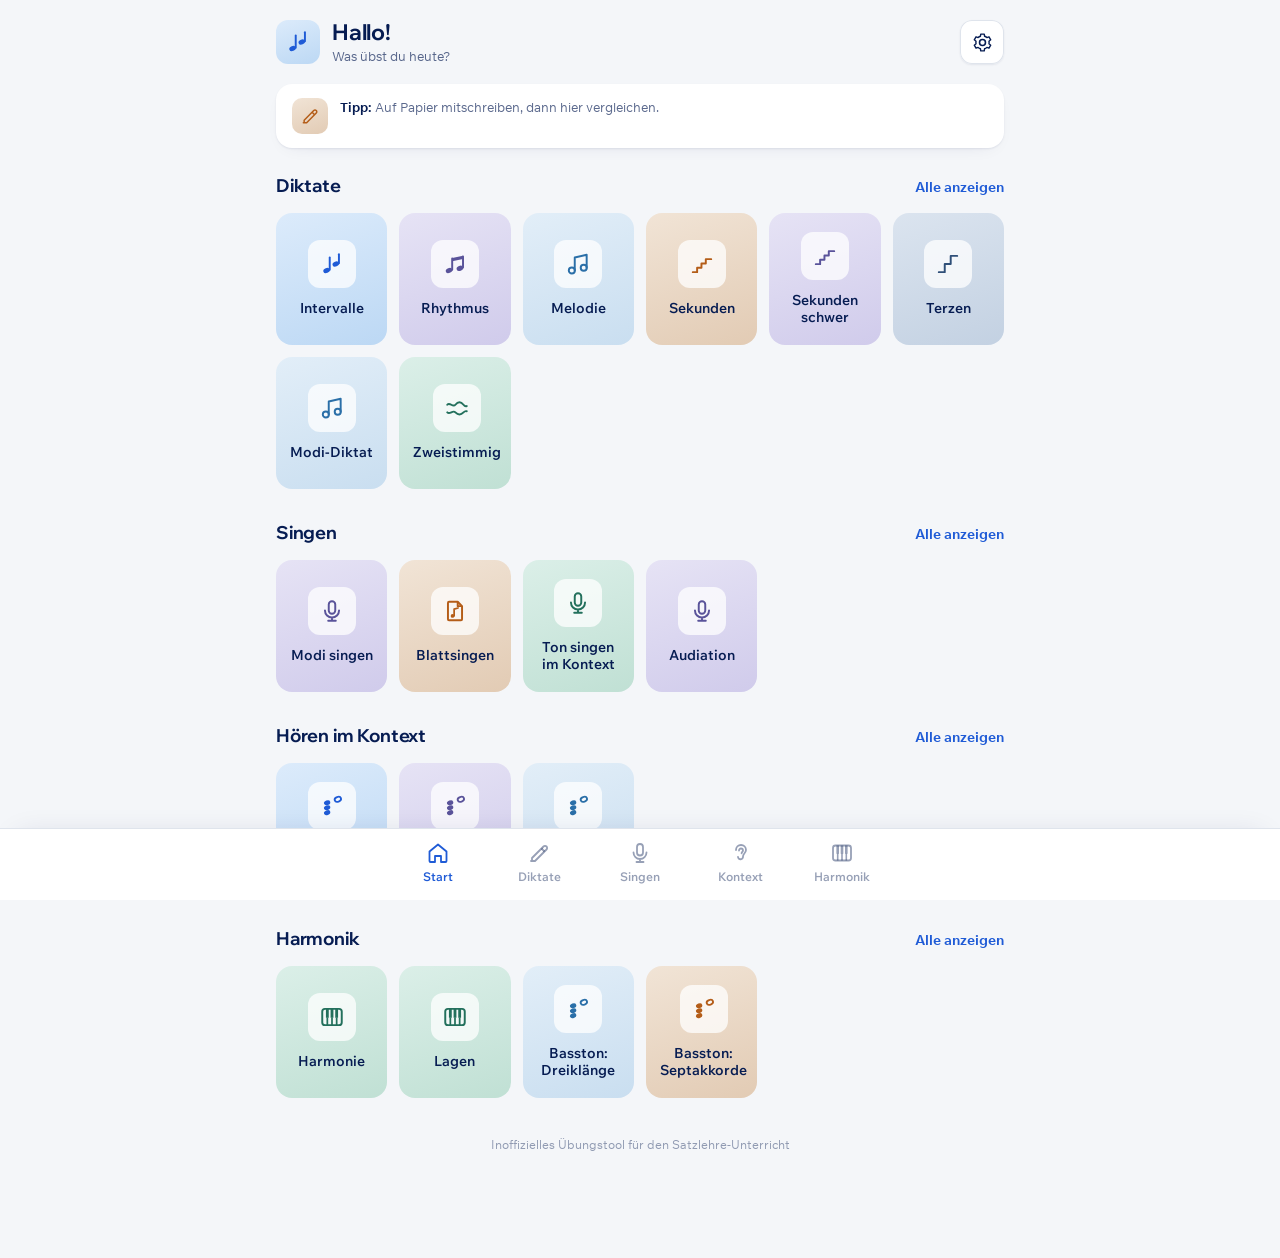
<file: docs/index.html>
<!doctype html>
<html lang="de">
<head>
<meta charset="utf-8">
<meta name="viewport" content="width=device-width, initial-scale=1, viewport-fit=cover">
<meta name="description" content="Gehörbildung für den Satzlehre-Unterricht. Diktate: Intervalle, Rhythmus und Melodie in 6/8, Diktat im Flug (auch schwer, oktavversetzt), Modi, zweistimmig. Singen: Modi, Blattsingen, Ton im Kontext, Audiation. Hören im Kontext: Ton, Intervall, Dreiklang. Harmonik: Harmoniefolgen, Lagen, Basston von Drei- und Septakkorden.">
<meta name="theme-color" content="#eceef2" media="(prefers-color-scheme: light)">
<meta name="theme-color" content="#0e1117" media="(prefers-color-scheme: dark)">
<link rel="manifest" href="manifest.webmanifest">
<link rel="icon" href="icons/favicon-64.png" type="image/png">
<link rel="apple-touch-icon" href="icons/apple-touch-icon.png">
<meta name="apple-mobile-web-app-capable" content="yes">
<meta name="mobile-web-app-capable" content="yes">
<meta name="apple-mobile-web-app-title" content="Satzlehre Übungen">
<meta name="apple-mobile-web-app-status-bar-style" content="default">
<title>Satzlehre Übungen</title>
<link rel="stylesheet" href="fonts/fonts.css">
<script>window.__installPrompt = null;addEventListener('beforeinstallprompt', e => { e.preventDefault(); window.__installPrompt = e; document.dispatchEvent(new Event('installready')); });</script>
<style>:root{color-scheme:light;padding-top:env(safe-area-inset-top,0px);padding-bottom:env(safe-area-inset-bottom,0px)}body{margin:0}img{max-width:100%}[hidden]{display:none!important}</style>
<style>
/* Layout: a mobile-first learning app in one centred column (max 760px): greeting header,
   pastel exercise tiles, white cards on a pale ground, bottom tab bar.
   Ink is one navy at three strengths; blue is the single accent (main action, active tab, your notes).
   Spacing scale 4/8/12/16/24/32. Radius scale 10 (controls) / 16 (cards) / 999 (pills). */
:root {
  --bg: #f4f6f9;
  --sheet: #ffffff;
  --soft: #eaeef4;
  --rule: #dfe4ec;
  --ink: rgb(6, 28, 82);
  --ink-2: rgba(6, 28, 82, .66);
  --ink-3: rgba(6, 28, 82, .42);
  --muted: rgba(6, 28, 82, .66);
  --accent: #1f5bd6;
  --accent-strong: #1747a8;
  --accent-ink: #ffffff;
  --accent-soft: #e7eefc;
  --ok: #157a4a;
  --ok-soft: #e1f3ea;
  --bad: #c2362f;
  --bad-soft: #fbe7e5;
  --warn: #a8650a;
  --warn-soft: #fbf0dc;
  --key-w: #ffffff; --key-w-ink: #18203a; --key-b: #1b2236; --key-b-ink: #f3f5fa;
  --band: #f4f6f9;
  --shadow: rgba(6, 28, 82, .08);
  --shadow-2: rgba(6, 28, 82, .14);
  /* exercise tints: background gradient + icon colour */
  --tint-blue: linear-gradient(160deg, #dcebfb, #bcd8f4); --tint-blue-ico: #1f5bd6;
  --tint-steel: linear-gradient(160deg, #dbe4ef, #c3d1e2); --tint-steel-ico: #2f4f78;
  --tint-sand: linear-gradient(160deg, #f1e4d6, #e2cbb4); --tint-sand-ico: #b45d18;
  --tint-lilac: linear-gradient(160deg, #e6e3f5, #d0cbeb); --tint-lilac-ico: #5a539a;
  --tint-mint: linear-gradient(160deg, #dbefe8, #c0e0d4); --tint-mint-ico: #23705c;
  --tint-sky: linear-gradient(160deg, #e2eef8, #c9def0); --tint-sky-ico: #2a6fa8;
  --font-display: 'Wix Madefor Display', system-ui, -apple-system, 'Segoe UI', Roboto, sans-serif;
  --font-body: 'Wix Madefor Text', system-ui, -apple-system, 'Segoe UI', Roboto, sans-serif;
  --font-sym: 'Segoe UI Symbol', 'Apple Symbols', 'Noto Sans Symbols 2', 'DejaVu Sans', system-ui, sans-serif;
  --t-title: 22px; --t-lead: 18px; --t-body: 15px; --t-small: 13px; --t-meta: 12px;
}
@media (prefers-color-scheme: dark) {
  :root:not([data-theme="light"]) {
    --bg: #06080a; --sheet: #11151c; --soft: #1a2029; --rule: #262d38;
    --ink: rgb(244, 246, 250); --ink-2: rgba(244, 246, 250, .7); --ink-3: rgba(244, 246, 250, .45); --muted: rgba(244, 246, 250, .7);
    --accent: #6ea8ff; --accent-strong: #9cc3ff; --accent-ink: #06080a; --accent-soft: #15243d;
    --ok: #5fd39a; --ok-soft: #12291e; --bad: #ff8178; --bad-soft: #33171a; --warn: #f2b45a; --warn-soft: #33270f; --key-w: #e6e9f0; --key-w-ink: #141a2b; --key-b: #0b0e14; --key-b-ink: #e9ecf3; --band: #0c1015;
    --shadow: rgba(0, 0, 0, .4); --shadow-2: rgba(0, 0, 0, .6);
    --tint-blue: linear-gradient(160deg, #18304f, #13253d); --tint-blue-ico: #8dbbff;
    --tint-steel: linear-gradient(160deg, #1f2a38, #18212c); --tint-steel-ico: #a9c0dc;
    --tint-sand: linear-gradient(160deg, #3a2b1d, #2b2017); --tint-sand-ico: #f0b27a;
    --tint-lilac: linear-gradient(160deg, #2a2744, #201e34); --tint-lilac-ico: #bdb6f2;
    --tint-mint: linear-gradient(160deg, #173229, #12271f); --tint-mint-ico: #86d7bd;
    --tint-sky: linear-gradient(160deg, #182c3d, #132331); --tint-sky-ico: #8cc6f2;
    color-scheme: dark;
  }
}
:root[data-theme="dark"] {
  --bg: #06080a; --sheet: #11151c; --soft: #1a2029; --rule: #262d38;
  --ink: rgb(244, 246, 250); --ink-2: rgba(244, 246, 250, .7); --ink-3: rgba(244, 246, 250, .45); --muted: rgba(244, 246, 250, .7);
  --accent: #6ea8ff; --accent-strong: #9cc3ff; --accent-ink: #06080a; --accent-soft: #15243d;
  --ok: #5fd39a; --ok-soft: #12291e; --bad: #ff8178; --bad-soft: #33171a; --warn: #f2b45a; --warn-soft: #33270f; --key-w: #e6e9f0; --key-w-ink: #141a2b; --key-b: #0b0e14; --key-b-ink: #e9ecf3; --band: #0c1015;
  --shadow: rgba(0, 0, 0, .4); --shadow-2: rgba(0, 0, 0, .6);
  --tint-blue: linear-gradient(160deg, #18304f, #13253d); --tint-blue-ico: #8dbbff;
  --tint-steel: linear-gradient(160deg, #1f2a38, #18212c); --tint-steel-ico: #a9c0dc;
  --tint-sand: linear-gradient(160deg, #3a2b1d, #2b2017); --tint-sand-ico: #f0b27a;
  --tint-lilac: linear-gradient(160deg, #2a2744, #201e34); --tint-lilac-ico: #bdb6f2;
  --tint-mint: linear-gradient(160deg, #173229, #12271f); --tint-mint-ico: #86d7bd;
  --tint-sky: linear-gradient(160deg, #182c3d, #132331); --tint-sky-ico: #8cc6f2;
  color-scheme: dark;
}
* { box-sizing: border-box; }
body { background: var(--bg); color: var(--ink); font-family: var(--font-body); font-size: var(--t-body); line-height: 1.5; -webkit-font-smoothing: antialiased; }
button { font: inherit; color: inherit; touch-action: manipulation; -webkit-tap-highlight-color: transparent; }
html { -webkit-text-size-adjust: 100%; }
h1, h2, h3, h4 { font-family: var(--font-display); font-weight: 700; letter-spacing: -.01em; }
.app { max-width: 760px; margin: 0 auto; padding-inline: 16px; padding-block: 16px calc(104px + env(safe-area-inset-bottom, 0px)); }

/* ---------- app bar ---------- */
.appbar { display: grid; grid-template-columns: auto 1fr auto; align-items: center; gap: 12px; min-height: 52px; }
.appbar-text { min-width: 0; }
.appbar h1 { margin: 0; font-size: var(--t-title); line-height: 1.2; }
.appbar p { margin: 2px 0 0; color: var(--ink-2); font-size: var(--t-small); line-height: 1.4; text-wrap: pretty; }
.logo-chip { width: 44px; height: 44px; border-radius: 12px; background: var(--tint-blue); display: grid; place-items: center; color: var(--tint-blue-ico); }
.logo-chip svg { width: 26px; height: 26px; }

/* sub-switch inside a tab (Lexikon | Diktat, Sekunden | Terzen) */
.subtabs { display: grid; grid-auto-flow: column; grid-auto-columns: 1fr; gap: 4px; margin-top: 16px; padding: 4px; border-radius: 12px; background: var(--soft); }
.subtabs[hidden] { display: none; }
.subtab { border: 0; background: none; padding: 9px 10px; border-radius: 9px; font-weight: 700; font-size: 14px; color: var(--ink-2); cursor: pointer; }
.subtab[aria-selected="true"] { background: var(--sheet); color: var(--ink); box-shadow: 0 1px 3px var(--shadow-2); }

/* ---------- bottom navigation ---------- */
.bottomnav { position: fixed; left: 0; right: 0; bottom: 0; z-index: 20; background: var(--sheet);
  box-shadow: 0 -1px 0 var(--rule), 0 -10px 30px -18px var(--shadow-2); padding-bottom: env(safe-area-inset-bottom, 0px); }
.bottomnav-in { max-width: 520px; margin: 0 auto; display: grid; grid-template-columns: repeat(3, 1fr); padding: 6px 8px 8px; }
.nav-b { border: 0; background: none; display: grid; justify-items: center; gap: 3px; padding: 6px 2px; border-radius: 12px; cursor: pointer;
  color: var(--ink-3); font-size: var(--t-meta); font-weight: 600; min-width: 0; }
.nav-b svg { width: 24px; height: 24px; display: block; }
.nav-b span { max-width: 100%; overflow: hidden; text-overflow: ellipsis; white-space: nowrap; }
.nav-b:hover { color: var(--ink-2); }
.nav-b[aria-selected="true"] { color: var(--accent); }

/* ---------- start screen ---------- */
.home { display: grid; gap: 0; padding-top: 8px; }
.sec-h { display: flex; align-items: baseline; justify-content: space-between; margin: 24px 0 12px; }
.sec-h h2 { margin: 0; font-size: var(--t-lead); }
.tiles { display: grid; grid-auto-flow: column; grid-auto-columns: 104px; gap: 12px; overflow-x: auto; scrollbar-width: none; scroll-snap-type: x mandatory; scroll-padding-inline: 16px;
  margin-inline: -16px; padding: 2px 16px 6px; }
.tiles::-webkit-scrollbar { display: none; }
@media (min-width: 720px) { .tiles { grid-auto-flow: row; grid-template-columns: repeat(auto-fill, minmax(104px, 1fr)); margin-inline: 0; padding-inline: 0; } }
.tile { border: 0; height: 132px; border-radius: 16px; display: grid; justify-items: center; align-content: center; gap: 12px; cursor: pointer;
  scroll-snap-align: start; color: var(--ink); font-weight: 600; font-size: 14px; transition: transform .15s; }
.tile:hover { transform: translateY(-2px); }
.tile-ico { width: 48px; height: 48px; border-radius: 12px; background: rgba(255, 255, 255, .75); display: grid; place-items: center; }
:root[data-theme="dark"] .tile-ico { background: rgba(255, 255, 255, .08); }
@media (prefers-color-scheme: dark) { :root:not([data-theme="light"]) .tile-ico { background: rgba(255, 255, 255, .08); } }
.tile-ico svg { width: 26px; height: 26px; }
.t-blue { background: var(--tint-blue); } .t-blue .tile-ico, .t-blue.thumb { color: var(--tint-blue-ico); }
.t-steel { background: var(--tint-steel); } .t-steel .tile-ico, .t-steel.thumb { color: var(--tint-steel-ico); }
.t-sand { background: var(--tint-sand); } .t-sand .tile-ico, .t-sand.thumb { color: var(--tint-sand-ico); }
.t-lilac { background: var(--tint-lilac); } .t-lilac .tile-ico, .t-lilac.thumb { color: var(--tint-lilac-ico); }
.t-mint { background: var(--tint-mint); } .t-mint .tile-ico, .t-mint.thumb { color: var(--tint-mint-ico); }
.t-sky { background: var(--tint-sky); } .t-sky .tile-ico, .t-sky.thumb { color: var(--tint-sky-ico); }

.install { margin-top: 12px; display: grid; grid-template-columns: 48px 1fr auto; align-items: center; gap: 12px 14px; padding: 14px; background: var(--accent-soft); box-shadow: none; position: relative; }
.install-ico { width: 48px; height: 48px; border-radius: 12px; }
.install-txt { padding-right: 24px; }
.install h3 { margin: 0; font-size: var(--t-body); }
.install p { margin: 2px 0 0; font-size: var(--t-small); color: var(--ink-2); line-height: 1.45; }
.install p b { color: var(--ink); }
.install .install-btn { grid-column: 1 / -1; width: 100%; min-height: 48px; }
.guide { margin: 4px 0 0; padding: 0; list-style: none; display: grid; gap: 14px; font-size: 16px; line-height: 1.5; }
.guide-step { display: grid; grid-template-columns: 32px 1fr; gap: 12px; align-items: start; }
.guide-n { width: 32px; height: 32px; border-radius: 50%; display: grid; place-items: center; background: var(--accent); color: var(--accent-ink); font-weight: 700; }
.install-x { position: absolute; top: 8px; right: 8px; background: transparent; box-shadow: none; }
.paper-tip { margin-top: 8px; display: grid; grid-template-columns: auto 1fr; gap: 12px; align-items: start; padding: 14px 16px; background: var(--sheet); }
.paper-ico { width: 36px; height: 36px; border-radius: 10px; display: grid; place-items: center; background: var(--tint-sand); color: var(--tint-sand-ico); }
.paper-ico svg { width: 20px; height: 20px; }
.paper-tip p { margin: 0; font-size: var(--t-small); line-height: 1.5; color: var(--ink-2); }
.paper-tip b { color: var(--ink); }
/* phones: note keys + Listen + Check form one panel pinned above the tab bar (like a keyboard);
   the notes scroll above it */
@media (max-width: 720px) {
  .panel > .controls { position: sticky; bottom: calc(72px + env(safe-area-inset-bottom, 0px)); z-index: 15; margin: 8px -16px 0; padding: 10px 16px 12px;
    background: var(--bg); box-shadow: 0 -10px 24px -18px var(--shadow-2); border-radius: 18px 18px 0 0; }
  .panel > .controls .btn-big { min-height: 48px; }
  .controls > .dock { grid-column: 1 / -1; border-radius: 14px; background: var(--sheet); box-shadow: 0 1px 2px var(--shadow), inset 0 0 0 1px var(--rule); padding: 8px 10px; gap: 6px 10px; }
  .controls > .dock .dock-name { font-size: 18px; }
  .key { height: 40px; font-size: 17px; }
  .entry { gap: 6px; }
  .entry .icon-btn { height: 38px; min-width: 0; }
  .controls > .dock .palette .pal-b svg { width: 70px; height: auto; }
}
.how-list { margin: 0; padding-left: 22px; display: grid; gap: 10px; font-size: 15px; line-height: 1.5; color: var(--ink-2); }
.how-list b { color: var(--ink); }
.linkish { border: 0; background: none; padding: 0; color: var(--accent); font-weight: 700; cursor: pointer; font-size: inherit; }
.change-rhythm { width: 100%; }
.feedback-card { display: grid; grid-template-columns: auto 1fr auto; gap: 14px; align-items: center; padding: 14px 14px 14px 16px; border: 0; width: 100%; text-align: left; cursor: pointer; }
.feedback-card b { display: block; font-size: var(--t-body); }
.fb-card-sub { display: block; margin-top: 2px; font-size: var(--t-small); color: var(--ink-2); line-height: 1.4; }
.fb-tint { background: var(--tint-lilac); color: var(--tint-lilac-ico); }
.feedback-card:hover .circle { background: var(--accent-soft); box-shadow: none; color: var(--accent); }
.fb-text { width: 100%; min-height: 130px; padding: 12px; border-radius: 12px; border: 0; box-shadow: inset 0 0 0 1px var(--rule); background: var(--sheet); color: var(--ink); font: inherit; resize: vertical; }
.fb-text:focus { outline: 2.5px solid var(--accent); outline-offset: 1px; }
.fb-status:empty { display: none; }
.fb-done { display: grid; justify-items: center; gap: 6px; padding: 20px 0; text-align: center; }
.fb-done h4 { margin: 0; font-size: var(--t-title); }
.fb-done-ico { width: 52px; height: 52px; border-radius: 50%; display: grid; place-items: center; background: var(--ok-soft); color: var(--ok); }
.fb-done-ico svg { width: 28px; height: 28px; }
.card { background: var(--sheet); border-radius: 16px; box-shadow: 0 1px 2px var(--shadow), 0 6px 20px -12px var(--shadow-2); }
.circle { width: 32px; height: 32px; border-radius: 50%; display: grid; place-items: center; box-shadow: inset 0 0 0 1.5px var(--rule); color: var(--ink); flex: none; }
.circle svg { width: 16px; height: 16px; }
.list { display: grid; gap: 12px; }
.lcard { display: grid; grid-template-columns: 76px 1fr auto; align-items: center; gap: 14px; padding: 10px 14px 10px 10px; border: 0; width: 100%; text-align: left; cursor: pointer; }
.lcard:hover .circle { background: var(--accent-soft); box-shadow: none; color: var(--accent); }
.thumb { width: 76px; height: 76px; border-radius: 12px; display: grid; place-items: center; }
.thumb svg { width: 34px; height: 34px; }
.lcard h3 { margin: 0; font-size: var(--t-body); line-height: 1.3; }
.lcard p { margin: 4px 0 0; font-size: var(--t-small); color: var(--ink-2); line-height: 1.35; }
.lcard .meta { margin-top: 6px; font-size: var(--t-meta); color: var(--ink-2); display: flex; align-items: center; gap: 4px; font-variant-numeric: tabular-nums; }
.lcard .meta b { color: var(--ink); }
.star { color: #e7a53a; width: 13px; height: 13px; }

/* ---------- one exercise screen ---------- */
.panel { display: grid; grid-template-columns: minmax(0, 1fr); padding-top: 8px; min-width: 0; }
.panel > * { min-width: 0; }
.info { display: flex; flex-wrap: wrap; align-items: flex-start; gap: 8px; margin-top: 12px; }
.info:empty { display: none; }
.opts { display: flex; flex-wrap: wrap; justify-content: space-between; gap: 10px 16px; margin-top: 12px; }
.opts:empty { display: none; }
.len { display: flex; align-items: center; gap: 8px; }
.stepper { display: inline-flex; align-items: center; gap: 2px; padding: 3px; border-radius: 12px; background: var(--soft); }
.stepper .seg-b { min-width: 36px; padding: 5px 0; font-size: 17px; line-height: 1; background: var(--sheet); color: var(--ink); box-shadow: 0 1px 2px var(--shadow-2); }
.tempo-val { min-width: 76px; text-align: center; font-weight: 700; font-size: 14px; font-variant-numeric: tabular-nums; }
/* note-name keypad */
.entry { display: grid; gap: 8px; width: 100%; }
.keypad { display: grid; grid-template-columns: repeat(7, 1fr); gap: 6px; }
.key { height: 48px; border: 0; border-radius: 12px; background: var(--sheet); color: var(--ink); font-family: var(--font-display); font-weight: 700; font-size: 19px;
  cursor: pointer; box-shadow: 0 1px 2px var(--shadow), inset 0 0 0 1px var(--rule); }
.key:hover { box-shadow: inset 0 0 0 1.5px var(--accent); }
.key:active { background: var(--accent-soft); color: var(--accent); }
.entry .tools { display: grid; grid-template-columns: repeat(6, 1fr); gap: 6px; }
.entry .icon-btn { width: 100%; }
.icon-btn.oct-btn { display: inline-flex; gap: 2px; align-items: center; justify-content: center; }
.oct-btn svg { width: 16px; height: 16px; }
.oct { font-weight: 700; font-size: 13px; }
.key:focus-visible { outline: 2.5px solid var(--accent); outline-offset: 2px; }
.len-lbl { font-size: var(--t-meta); font-weight: 700; letter-spacing: .06em; text-transform: uppercase; color: var(--ink-2); }
.seg-sm { padding: 3px; }
.seg-sm .seg-b { padding: 5px 10px; min-width: 34px; font-size: 13px; }
@media (max-width: 520px) { .opts .len { width: 100%; justify-content: space-between; } }
.sheet { margin-top: 16px; }
.controls { margin-top: 16px; }
.feedback { margin-top: 16px; }
.sol-wrap { margin-top: 24px; }

.chip { display: inline-flex; align-items: center; gap: 6px; min-height: 34px; padding: 0 12px; border-radius: 999px; background: var(--sheet); color: var(--ink);
  font-size: var(--t-small); font-weight: 600; font-variant-numeric: tabular-nums; border: 0; box-shadow: 0 1px 2px var(--shadow), inset 0 0 0 1px var(--rule); }
.chip .ico svg { width: 16px; height: 16px; display: block; }
.chip-strong { background: var(--accent-soft); color: var(--accent); box-shadow: none; }
.chip-muted { background: var(--soft); box-shadow: none; color: var(--ink-2); }
.chip-sound { cursor: pointer; }
.chip-sound .ico { color: var(--accent); }
.chip.chip-first { background: var(--accent); color: var(--accent-ink); box-shadow: none; font-size: 14px; }
.chip.chip-first .ico { color: var(--accent-ink); }
.chip.chip-mini { flex-direction: column; align-items: stretch; gap: 2px; padding: 6px 10px 4px; border-radius: 14px; }
.chip-mini-lbl { display: inline-flex; align-items: center; justify-content: space-between; gap: 6px; }
.mini-grand { display: block; color: var(--ink); }
.mini-grand svg { display: block; }
/* legal page */
.btn.armed { color: var(--bad); box-shadow: inset 0 0 0 1.5px var(--bad); }
.legal h4 { margin: 18px 0 6px; font: 700 17px var(--font-display); }
.legal h4:first-child { margin-top: 0; }
.legal h5 { margin: 14px 0 4px; font: 700 14px var(--font-body); }
.legal p { margin: 0 0 6px; line-height: 1.5; }
.legal a { color: var(--accent); }
.legal mark { background: var(--warn); color: #000; border-radius: 4px; padding: 0 4px; }
/* Einheit 3 */
.btn-action.btn-wide { grid-column: 1 / -1; }
@media (max-width: 520px) {
  .opts .len.aud-steps { flex-direction: column; align-items: stretch; gap: 6px; }
  .aud-steps .seg { display: grid; grid-template-columns: 1fr 1fr; }
}
.aud-prompt { text-align: center; font: 700 22px var(--font-display); color: var(--ink-2); padding: 4px 0 2px; }
.aud-prompt.sing { color: var(--accent); }
.aud-count { font-variant-numeric: tabular-nums; color: var(--ink-3); font-weight: 600; }
.chip.chip-key { min-height: 42px; padding: 0 16px; font-size: 17px; background: var(--accent-soft); color: var(--accent); box-shadow: none; }
.bs-choices { display: grid; gap: 8px; grid-template-columns: repeat(3, 1fr); }
.bs-choices.bs-4 { grid-template-columns: repeat(4, 1fr); }
@media (max-width: 520px) { .bs-choices.bs-4 { grid-template-columns: repeat(2, 1fr); } }
.bs-b { display: flex; flex-direction: column; align-items: center; gap: 2px; padding: 10px 6px; border-radius: 14px; border: 0; cursor: pointer;
  background: var(--soft); color: var(--ink); font: 700 15px var(--font-body); box-shadow: inset 0 0 0 1px var(--rule); }
.bs-b .bs-f { display: flex; flex-direction: column; align-items: center; font: 700 15px/1.05 var(--font-display); color: var(--ink-2); }
.bs-b:not(:disabled):hover { box-shadow: inset 0 0 0 1.5px var(--accent); }
.bs-b:disabled { cursor: default; opacity: .75; }
.bs-b.q-ok { background: var(--ok); color: #fff; opacity: 1; } .bs-b.q-ok .bs-f { color: #fff; }
.bs-b.q-bad { background: var(--bad); color: #fff; opacity: 1; } .bs-b.q-bad .bs-f { color: #fff; }
.score-svg .ph-plus.ph-first { font: 700 15px var(--font-display); fill: var(--accent); }
.chip-sound:hover { box-shadow: 0 1px 2px var(--shadow), inset 0 0 0 1.5px var(--accent); }
.chip-sound:active { transform: scale(.97); }

.sheet { background: var(--sheet); border-radius: 16px; overflow: hidden; box-shadow: 0 1px 2px var(--shadow), 0 6px 20px -12px var(--shadow-2); }
.sheet > .score { padding: 12px 6px 6px; }
.score { color: var(--ink); min-height: 110px; touch-action: manipulation; outline: none; user-select: none; -webkit-user-select: none; cursor: pointer; }
.score:focus-visible { outline: 2.5px solid var(--accent); outline-offset: -3px; border-radius: 14px; }
.score svg { display: block; overflow: visible; max-width: 100%; height: auto; }
/* the staff scrolls with a swipe; a tap writes, touch-and-hold drags (see bindStaffInput) */
.input-score { touch-action: pan-y; position: relative; }
.drag-zone { position: absolute; touch-action: none; border-radius: 10px; }
.drag-zone[hidden] { display: none; }
.drag-tip { position: fixed; z-index: 50; transform: translateX(-50%); pointer-events: none; padding: 6px 12px; border-radius: 12px;
  background: var(--ink); color: var(--sheet); font-family: var(--font-display); font-weight: 700; font-size: 20px; box-shadow: 0 8px 20px -8px var(--shadow-2); }
.drag-tip[hidden] { display: none; }

/* dock: what you can do right now, inside the sheet */
.dock { display: flex; flex-wrap: wrap; align-items: center; justify-content: space-between; gap: 10px 14px; padding: 12px 14px; background: var(--band); }
.dock[hidden] { display: none; }
.dock-lbl { font-size: var(--t-meta); font-weight: 700; letter-spacing: .06em; text-transform: uppercase; color: var(--ink-2); }
.dock-name { font-family: var(--font-display); font-weight: 700; font-size: 20px; line-height: 1; min-width: 2.4em; color: var(--accent); margin-right: auto; }
.dock-hint { font-size: 14px; color: var(--ink-2); margin-right: auto; }
.tools { display: flex; flex-wrap: wrap; gap: 6px; }
.palette { display: flex; flex-wrap: wrap; gap: 6px; width: 100%; }
.pal-b { background: var(--sheet); border: 0; border-radius: 10px; padding: 0 2px; cursor: pointer; color: var(--ink); box-shadow: 0 1px 2px var(--shadow), inset 0 0 0 1px var(--rule); }
.pal-b:hover { box-shadow: inset 0 0 0 2px var(--accent); }
.pal-nota svg, .rc-nota svg { display: block; }

/* things drawn inside the notation */
.score-svg .vf-stave { opacity: .7; }
.score-svg .sel { fill: var(--accent-soft); }
.score-svg .tint-bad { fill: var(--bad-soft); }
.score-svg .band { fill: var(--band); }
.score-svg .sel, .score-svg .tint-bad, .score-svg .band { stroke: none; }
.score-svg .ph-beat { fill: var(--sheet); fill-opacity: .6; stroke: var(--ink-3); stroke-width: 1; stroke-dasharray: 4 3; }
.score-svg .ph-beat.on { stroke: var(--accent); stroke-width: 1.4; }
.score-svg .ph-plus { text-anchor: middle; font: 700 17px var(--font-body); fill: var(--ink-3); pointer-events: none; }
.score-svg .ph-plus.on { fill: var(--accent); }
.score-svg .ph-note { fill: none; stroke: var(--ink-3); stroke-width: 1; stroke-dasharray: 3 2.5; }
.score-svg .ph-note.on { stroke: var(--accent); stroke-width: 1.6; stroke-dasharray: none; }
.score-svg .preview ellipse { fill: var(--accent); opacity: .5; }
.score-svg .preview line { stroke: var(--accent); stroke-width: 1.1; opacity: .6; }
.score-svg .mnum { font: 700 10px var(--font-body); fill: var(--ink-3); }
.score-svg .col-lbl { text-anchor: middle; font: 700 9.5px var(--font-body); fill: var(--ink-2); letter-spacing: .08em; text-transform: uppercase; }
.score-svg .gb { text-anchor: middle; font: 700 11px var(--font-body); fill: var(--ink); }
.score-svg .lab-base { font: 700 14px var(--font-body); fill: var(--ink); }
.score-svg .lab-fig { font: 700 9.5px var(--font-body); fill: var(--ink); }
.score-svg .lab.fn .lab-base, .score-svg .lab.fn .lab-fig { fill: var(--accent); }
.score-svg .lab-slash { stroke: var(--accent); stroke-width: 1.3; }
.score-svg .row-lbl { font: 700 8.5px var(--font-body); fill: var(--ink-2); letter-spacing: .07em; text-transform: uppercase; }

/* ---------- buttons: one family ---------- */
.controls { display: grid; grid-template-columns: 1fr 1fr; gap: 12px; }
.row { display: flex; flex-wrap: wrap; gap: 8px; align-items: center; }
.btn { position: relative; overflow: hidden; display: inline-flex; align-items: center; justify-content: center; gap: 8px; min-height: 44px; padding: 0 16px;
  border-radius: 12px; border: 0; font-weight: 700; font-size: var(--t-body); cursor: pointer; white-space: nowrap; }
.btn .ico svg { width: 18px; height: 18px; display: block; }
.btn[hidden] { display: none; }
.btn-big { min-height: 54px; font-size: 16px; border-radius: 14px; }
.btn-big .ico svg { width: 20px; height: 20px; }
.btn-play { background: var(--accent); color: var(--accent-ink); box-shadow: 0 6px 16px -8px var(--accent); }
.btn-play:hover { background: var(--accent-strong); }
.btn-ink { background: var(--ink); color: var(--sheet); }
.btn-ink:hover { opacity: .9; }
.btn-sec { background: var(--sheet); color: var(--ink); box-shadow: 0 1px 2px var(--shadow), inset 0 0 0 1px var(--rule); }
.btn-sec:hover { box-shadow: inset 0 0 0 1.5px var(--ink-3); }
.btn-sm { min-height: 38px; padding: 0 13px; font-size: 14px; }
.btn:disabled { opacity: .42; cursor: default; }
.btn .prog { position: absolute; left: 0; bottom: 0; height: 4px; width: 0; background: currentColor; opacity: .5; }
.btn.is-loading .ico { animation: pulse 1s ease-in-out infinite; }
@keyframes pulse { 50% { opacity: .3; } }
.icon-btn { display: inline-grid; place-items: center; min-width: 44px; height: 44px; padding: 0 8px; border-radius: 12px; border: 0;
  background: var(--sheet); color: var(--ink); box-shadow: 0 1px 2px var(--shadow), inset 0 0 0 1px var(--rule); cursor: pointer; flex: none; }
.icon-btn:hover { box-shadow: inset 0 0 0 1.5px var(--ink-3); }
.icon-btn:active { background: var(--accent-soft); }
.icon-btn svg { width: 21px; height: 21px; display: block; }
.icon-btn .acc { font-family: var(--font-sym); font-size: 21px; line-height: 1; }
.icon-btn-lg { min-width: 44px; height: 44px; }
.icon-btn-sm { min-width: 32px; height: 32px; padding: 0; border-radius: 9px; }
.icon-btn-sm svg { width: 15px; height: 15px; }
.icon-del { color: var(--bad); }
.btn:focus-visible, .subtab:focus-visible, .nav-b:focus-visible, .seg-b:focus-visible, .pal-b:focus-visible, .icon-btn:focus-visible,
.rcard:focus-visible, .chip-sound:focus-visible, .tile:focus-visible, .lcard:focus-visible { outline: 2.5px solid var(--accent); outline-offset: 2px; }

.feedback { position: relative; display: flex; flex-wrap: wrap; gap: 10px; align-items: center; padding: 14px 16px 14px 48px; border-radius: 16px; font-size: var(--t-body); line-height: 1.45; }
.feedback > span:not(.fb-ico) { flex: 1 1 220px; }
.feedback[hidden] { display: none; }
.feedback b { font-variant-numeric: tabular-nums; }
.fb-ico { position: absolute; left: 14px; top: 14px; }
.fb-ico svg { width: 22px; height: 22px; display: block; }
.fb-ok { background: var(--ok-soft); } .fb-ok .fb-ico { color: var(--ok); }
.fb-bad { background: var(--bad-soft); } .fb-bad .fb-ico { color: var(--bad); }
.fb-info { background: var(--accent-soft); } .fb-info .fb-ico { color: var(--accent); }
.sol-wrap { display: grid; gap: 12px; }
.sol-wrap[hidden] { display: none; }
.sol-wrap .sheet { margin: 0; padding: 12px 6px 6px; }
.sol-h { font-size: var(--t-lead); margin: 0; }

/* ---------- settings sheet ---------- */
.dlg { border: 0; padding: 0; width: min(560px, calc(100vw - 24px)); max-height: min(86vh, 780px); border-radius: 20px;
  background: var(--sheet); color: var(--ink); box-shadow: 0 24px 60px -20px rgba(0, 0, 0, .5); }
.dlg::backdrop { background: rgba(6, 12, 30, .45); }
.dlg[open] { display: flex; flex-direction: column; }
.dlg-head { display: flex; align-items: center; justify-content: space-between; gap: 10px; padding: 16px 16px 8px; }
.dlg-head h3 { margin: 0; font-size: var(--t-title); }
.dlg-body { padding: 4px 16px 16px; display: grid; gap: 8px; overflow-y: auto; }
.dlg-foot { padding: 12px 16px calc(16px + env(safe-area-inset-bottom, 0px)); display: flex; justify-content: flex-end; }
@media (max-width: 560px) { .dlg { width: 100vw; max-width: 100vw; margin: auto 0 0; border-radius: 20px 20px 0 0; max-height: 88vh; } }
.set-sec, .set-list { display: grid; gap: 8px; }
.set-h { margin: 20px 0 4px; font-size: var(--t-lead); }
.set-sec > .set-h:first-child { margin-top: 0; }
.field { display: grid; gap: 8px; align-content: start; min-width: 0; padding: 12px 14px; border-radius: 14px; background: var(--bg); }
.field-lbl { display: flex; justify-content: space-between; gap: 8px; font-size: var(--t-meta); font-weight: 700; letter-spacing: .06em; text-transform: uppercase; color: var(--ink-2); }
.field-val { text-transform: none; letter-spacing: 0; color: var(--ink); font-variant-numeric: tabular-nums; font-size: 14px; }
.field input[type=range] { width: 100%; accent-color: var(--accent); }
.seg { display: inline-flex; flex-wrap: wrap; justify-self: start; gap: 3px; padding: 3px; border-radius: 12px; background: var(--soft); }
.seg-b { border: 0; background: none; padding: 7px 13px; border-radius: 9px; font-size: 14px; cursor: pointer; min-width: 42px; color: var(--ink-2); font-weight: 700; }
.seg-b:hover { color: var(--ink); }
.seg-b[aria-checked="true"] { background: var(--sheet); color: var(--ink); box-shadow: 0 1px 3px var(--shadow-2); }
.toggles { display: grid; gap: 12px; }
.toggle { display: flex; align-items: center; gap: 12px; cursor: pointer; position: relative; }
.sw-in { position: absolute; opacity: 0; width: 1px; height: 1px; }
.sw { width: 40px; height: 24px; flex: none; border-radius: 12px; background: var(--rule); position: relative; transition: background .15s; }
.sw::after { content: ''; position: absolute; top: 3px; left: 3px; width: 18px; height: 18px; border-radius: 50%; background: #fff; box-shadow: 0 1px 2px var(--shadow-2); transition: transform .15s; }
.sw-in:checked + .sw { background: var(--accent); }
.sw-in:checked + .sw::after { transform: translateX(16px); }
.sw-in:focus-visible + .sw { outline: 2.5px solid var(--accent); outline-offset: 2px; }
.toggle-lbl { font-size: var(--t-body); }
.hint { margin: 0; color: var(--ink-2); font-size: 14px; max-width: 60ch; }
.keys { display: grid; margin: 0; padding: 0; list-style: none; font-size: 14px; border-radius: 10px; overflow: hidden; }
.keys li { display: grid; grid-template-columns: 7.5em 1fr; gap: 14px; padding: 6px 10px; }
.keys li:nth-child(odd) { background: var(--sheet); }
.keys kbd { font-family: var(--font-sym); font-weight: 700; text-align: right; }
.keys span { color: var(--ink-2); }
@media (hover: none) { .keys-field { display: none; } }

/* ---------- lexicon ---------- */
.lex-bar { gap: 12px 16px; margin-top: 16px; }
.lex-count { color: var(--ink-2); font-size: 14px; font-variant-numeric: tabular-nums; }
.quizbar { display: flex; flex-wrap: wrap; gap: 8px 14px; align-items: center; margin-top: 16px; padding: 12px 14px; border-radius: 16px;
  background: var(--accent-soft); position: sticky; top: env(safe-area-inset-top, 0px); z-index: 5; }
.quizbar[hidden] { display: none; }
.qz-q { font-weight: 700; flex: 1 1 200px; }
.lex-groups { display: grid; gap: 24px; margin-top: 24px; }
.lex-sec h3 { font-size: var(--t-body); margin: 0 0 12px; display: flex; align-items: baseline; gap: 8px; }
.lex-sec-n { font-family: var(--font-body); font-weight: 600; font-size: var(--t-meta); color: var(--ink-2); font-variant-numeric: tabular-nums; }
.lex-grid { display: grid; grid-template-columns: repeat(auto-fill, minmax(150px, 1fr)); gap: 10px; }
.rcard { position: relative; background: var(--sheet); border-radius: 14px; padding: 8px 10px 10px; display: grid; gap: 8px; align-content: start;
  cursor: pointer; box-shadow: 0 1px 2px var(--shadow), 0 6px 20px -14px var(--shadow-2); transition: box-shadow .15s, opacity .15s; min-width: 0; outline: none; }
.rcard:hover { box-shadow: 0 0 0 1.5px var(--ink-3); }
.rcard.on { box-shadow: 0 0 0 2px var(--accent); }
.rc-check { position: absolute; left: 10px; bottom: 10px; width: 18px; height: 18px; border-radius: 50%; display: grid; place-items: center;
  box-shadow: inset 0 0 0 1.5px var(--rule); color: transparent; }
.rc-check svg { width: 12px; height: 12px; }
.rcard.on .rc-check { background: var(--accent); color: var(--accent-ink); box-shadow: none; }
.rc-top { display: flex; justify-content: space-between; align-items: flex-start; gap: 6px; }
.rc-nota { color: var(--ink); min-height: 56px; }
.rc-grid { display: grid; grid-template-columns: repeat(6, 1fr); gap: 2px; }
.rc-grid span { height: 6px; border-radius: 2px; background: var(--soft); }
.rc-grid .on { background: var(--ink); }
.rc-grid .hold { background: var(--accent-soft); }
.rc-name { font-size: var(--t-meta); line-height: 1.35; padding-left: 26px; min-height: 18px; color: var(--ink-2); }
.quizzing .rcard:not(.on) { opacity: .35; }
.quizzing .rcard .rc-check { visibility: hidden; }
.rcard.qa-ok { box-shadow: 0 0 0 2px var(--ok); background: var(--ok-soft); opacity: 1; }
.rcard.qa-bad { box-shadow: 0 0 0 2px var(--bad); background: var(--bad-soft); }

/* ---------- Einheit 2 ---------- */
.tile > span:last-child { padding: 0 8px; line-height: 1.25; text-align: center; }
.unit-intro { margin: 8px 0 16px; color: var(--ink-2); font-size: var(--t-small); line-height: 1.5; max-width: 64ch; }
.sec-h .linkish { font-size: 14px; }
.chip-set { cursor: pointer; border-radius: 10px; background: var(--accent-soft); color: var(--accent); font-weight: 650;
  box-shadow: inset 0 0 0 1.5px var(--accent); padding: 0 8px 0 10px; }
.chip-set .ico { color: var(--accent); }
.chip-set .chev { display: inline-flex; margin-left: 2px; opacity: .9; }
.chip-set .chev svg { width: 14px; height: 14px; display: block; }
.chip-set:hover { background: var(--accent); color: var(--accent-ink); box-shadow: inset 0 0 0 1.5px var(--accent); }
.chip-set:hover .ico { color: var(--accent-ink); }
.chip-set:active { transform: scale(.97); }
.chip-set:focus-visible { outline: 2.5px solid var(--accent); outline-offset: 2px; }
.chip:disabled { opacity: .5; cursor: default; }
.c-ok { color: var(--ok); } .c-warn { color: var(--warn); } .c-bad { color: var(--bad); }
/* motif picker: several buttons may be on */
.seg-multi .seg-b[aria-pressed="true"] { background: var(--sheet); color: var(--accent); box-shadow: 0 1px 3px var(--shadow-2), inset 0 0 0 1.5px var(--accent); }
.motif-hint { font-size: 13px; }
/* the singing check: live tuner, colours, marks under the notes */
.tuner { display: grid; grid-template-columns: auto auto minmax(80px, 1fr) auto; align-items: center; gap: 8px 14px; width: 100%; }
.tu-lbl { font-size: var(--t-meta); font-weight: 700; letter-spacing: .06em; text-transform: uppercase; color: var(--ink-2); }
.tu-tgt { font-family: var(--font-display); font-weight: 700; font-size: 22px; line-height: 1; min-width: 2em; color: var(--accent); font-variant-numeric: tabular-nums; }
.tu-track { position: relative; height: 10px; border-radius: 5px;
  background: linear-gradient(90deg, var(--bad-soft), var(--warn-soft) 26%, var(--ok-soft) 36%, var(--ok-soft) 64%, var(--warn-soft) 74%, var(--bad-soft)); }
.tu-mid { position: absolute; left: 50%; top: -4px; bottom: -4px; width: 2px; margin-left: -1px; border-radius: 1px; background: var(--ink-3); }
.tu-dot { position: absolute; top: 50%; left: 50%; width: 16px; height: 16px; margin: -8px 0 0 -8px; border-radius: 50%; background: var(--ink-2); transition: left .08s linear; }
.tu-dot[hidden] { display: none; }
.tu-ok .tu-dot { background: var(--ok); } .tu-warn .tu-dot { background: var(--warn); } .tu-bad .tu-dot { background: var(--bad); }
.tu-val { min-width: 3.2em; text-align: right; font-weight: 700; font-variant-numeric: tabular-nums; color: var(--ink-2); }
.legend { display: flex; flex-wrap: wrap; gap: 6px 14px; font-size: 13px; font-weight: 600; color: var(--ink-2); }
.lg-i { display: inline-flex; align-items: center; gap: 6px; }
.lg-dot { width: 10px; height: 10px; border-radius: 50%; }
.lg-ok { background: var(--ok); } .lg-warn { background: var(--warn); } .lg-bad { background: var(--bad); } .lg-miss { background: var(--ink-3); }
.score-svg .cc-lbl { text-anchor: middle; font: 700 13px var(--font-body); fill: var(--ink-2); }
.score-svg .nmark { text-anchor: middle; font: 700 11px var(--font-body); fill: var(--ink-2); }
.score-svg .nm-tune { fill: var(--warn); } .score-svg .nm-wrong { fill: var(--bad); } .score-svg .nm-miss { fill: var(--ink-3); }
.btn-action.is-playing { background: var(--bad); color: #fff; box-shadow: 0 6px 16px -8px var(--bad); }
/* the notes of a range as buttons (mode dictations) */
.scalepad { display: grid; grid-template-columns: repeat(auto-fit, minmax(50px, 1fr)); gap: 6px; }
.sp-key { font-size: 16px; }
.entry .tools.tools-3 { grid-template-columns: repeat(3, 1fr); }
.duo-pal .pal-b { padding: 2px 6px; }
/* one-octave keyboard for answers */
.cx-dock { display: grid; gap: 12px; width: 100%; }
.cxs-top { gap: 14px 28px; }
.cxs-name { font-family: var(--font-display); font-weight: 700; font-size: 40px; line-height: 1; min-width: 2.2ch; text-align: center; color: var(--accent); }
.cxs-name.ok { color: var(--ok); } .cxs-name.bad { color: var(--bad); }
.cxs-mic { display: grid; place-items: center; width: 44px; height: 44px; border-radius: 50%; background: var(--soft); color: var(--ink-3); transition: background .15s, color .15s, transform .15s; }
.cxs-mic svg { width: 22px; height: 22px; }
.cxs-mic.on { background: var(--accent); color: var(--accent-ink); transform: scale(1.08); }
.piano { position: relative; height: 126px; width: 100%; max-width: 560px; justify-self: center; user-select: none; -webkit-user-select: none; }
.pk { position: absolute; top: 0; border: 0; padding: 0 0 8px; display: flex; align-items: flex-end; justify-content: center; cursor: pointer;
  font-family: var(--font-body); font-weight: 700; transition: background .12s, transform .06s; }
.pk-w { height: 100%; z-index: 1; background: var(--key-w); color: var(--key-w-ink); border-radius: 0 0 10px 10px; font-size: 15px;
  box-shadow: inset 0 0 0 1px var(--rule), 0 1px 2px var(--shadow); }
.pk-b { height: 60%; z-index: 2; padding-bottom: 6px; background: var(--key-b); color: var(--key-b-ink); border-radius: 0 0 8px 8px; font-size: 9.5px; line-height: 1.15;
  box-shadow: 0 2px 4px var(--shadow-2); }
.pk:active:not(:disabled) { transform: translateY(1px); }
.pk:disabled { cursor: default; }
.pk-w:hover:not(:disabled) { background: #dfe8fb; }
.pk-b:hover:not(:disabled) { background: #33415f; }
.pk:disabled:not(.ok):not(.bad):not(.want) { filter: saturate(.6); }
.pk.sel { background: var(--accent); color: var(--accent-ink); }
.pk.ok { background: var(--ok); color: #fff; }
.pk.bad { background: var(--bad); color: #fff; }
.pk.want { box-shadow: inset 0 0 0 3px var(--ok), 0 1px 2px var(--shadow); }
.pk-n { pointer-events: none; }
.cx-top { display: flex; align-items: center; justify-content: center; gap: 12px 18px; flex-wrap: wrap; }
.cx-top-2 { justify-content: space-between; }
.cx-top-2 .timer { justify-items: start; }
.cx-top-2 .tm-track { width: 120px; }
.qual-seg { justify-self: center; }
.qual-seg .seg-b { min-width: 84px; padding: 9px 14px; font-size: 15px; }
.seg-b.q-ok { box-shadow: inset 0 0 0 2px var(--ok); color: var(--ok); }
.seg-b.q-bad { box-shadow: inset 0 0 0 2px var(--bad); color: var(--bad); }
/* the quiet stopwatch */
.timer { display: grid; justify-items: center; gap: 6px; }
.tm-num { font-family: var(--font-display); font-weight: 700; font-size: 34px; line-height: 1; font-variant-numeric: tabular-nums; color: var(--ink-3); transition: color .25s; }
.timer.run .tm-num { color: var(--ink); }
.timer.run[data-heat="1"] .tm-num { color: var(--warn); }
.timer.run[data-heat="2"] .tm-num { color: var(--bad); }
.tm-track { width: min(260px, 70%); height: 4px; border-radius: 2px; background: var(--soft); overflow: hidden; }
.tm-fill { display: block; width: 0; height: 100%; border-radius: 2px; background: var(--accent); transition: background .3s; }
.timer[data-heat="1"] .tm-fill { background: var(--warn); }
.timer[data-heat="2"] .tm-fill { background: var(--bad); }
.timer.tm-ok .tm-num { color: var(--ok); animation: tmpop .4s ease-out; }
.timer.tm-bad .tm-num { color: var(--bad); }
.timer.tm-fast .tm-num { text-shadow: 0 0 18px rgba(255, 190, 60, .7); }
@keyframes tmpop { 40% { transform: scale(1.12); } }
@media (max-width: 720px) {
  .piano { height: 112px; }
  .tm-num { font-size: 28px; }
  .controls > .dock .tuner { gap: 6px 10px; }
}

footer { margin-top: 32px; color: var(--ink-3); font-size: var(--t-meta); text-align: center; }
footer p { margin: 0 auto; max-width: 60ch; }
@media (max-width: 420px) { .appbar h1 { font-size: 20px; } .lex-grid { grid-template-columns: repeat(auto-fill, minmax(140px, 1fr)); } }
@media (prefers-reduced-motion: reduce) { * { transition: none !important; animation: none !important; scroll-behavior: auto !important; } }
</style>
</head>
<body>
<div class="app">
  <header class="appbar" id="appbar"></header>
  <div class="subtabs" id="subtabs" role="tablist" hidden></div>
  <main id="panels"></main>
  <footer><p data-i18n="footerShort">Inoffizielles Übungstool für den Satzlehre-Unterricht</p></footer>
</div>
<nav class="bottomnav" aria-label="Navigation"><div class="bottomnav-in" id="tabs" role="tablist"></div></nav>
<script src="vendor/vexflow.js"></script>
<script src="js/i18n.js"></script>
<script src="js/core.js"></script>
<script src="js/backend.js"></script>
<script src="js/notation.js"></script>
<script src="js/audio.js"></script>
<script src="js/ui.js"></script>
<script src="js/gen.js"></script>
<script src="js/mic.js"></script>
<script src="js/ex-intervals.js"></script>
<script src="js/ex-rhythm.js"></script>
<script src="js/ex-flight.js"></script>
<script src="js/ex-harmony.js"></script>
<script src="js/ex-sing.js"></script>
<script src="js/ex-modes.js"></script>
<script src="js/ex-two.js"></script>
<script src="js/ex-context.js"></script>
<script src="js/ex-ctxsing.js"></script>
<script src="js/legal.js"></script>
<script src="js/ex-chords.js"></script>
<script src="js/ex-audiation.js"></script>
<script src="js/app.js"></script>
<script>if ('serviceWorker' in navigator && location.protocol.startsWith('http')) {const had = !!navigator.serviceWorker.controller;navigator.serviceWorker.addEventListener('controllerchange', () => { if (had) location.reload(); });navigator.serviceWorker.register('sw.js').then(reg => {document.addEventListener('visibilitychange', () => { if (document.visibilityState === 'visible') reg.update().catch(() => {}); });setInterval(() => reg.update().catch(() => {}), 15 * 60 * 1000); }).catch(() => {}); }</script>
</body>
</html>
</file>
<file: docs/fonts/fonts.css>
/* cyrillic-ext */
@font-face {
  font-family: 'Wix Madefor Display';
  font-style: normal;
  font-weight: 600;
  font-display: swap;
  src: url(e777ca58d840.woff2) format('woff2');
  unicode-range: U+0460-052F, U+1C80-1C8A, U+20B4, U+2DE0-2DFF, U+A640-A69F, U+FE2E-FE2F;
}
/* cyrillic */
@font-face {
  font-family: 'Wix Madefor Display';
  font-style: normal;
  font-weight: 600;
  font-display: swap;
  src: url(b74bcf5197dc.woff2) format('woff2');
  unicode-range: U+0301, U+0400-045F, U+0490-0491, U+04B0-04B1, U+2116;
}
/* vietnamese */
@font-face {
  font-family: 'Wix Madefor Display';
  font-style: normal;
  font-weight: 600;
  font-display: swap;
  src: url(348e1f1bbbbc.woff2) format('woff2');
  unicode-range: U+0102-0103, U+0110-0111, U+0128-0129, U+0168-0169, U+01A0-01A1, U+01AF-01B0, U+0300-0301, U+0303-0304, U+0308-0309, U+0323, U+0329, U+1EA0-1EF9, U+20AB;
}
/* latin-ext */
@font-face {
  font-family: 'Wix Madefor Display';
  font-style: normal;
  font-weight: 600;
  font-display: swap;
  src: url(ed7aa40cd190.woff2) format('woff2');
  unicode-range: U+0100-02BA, U+02BD-02C5, U+02C7-02CC, U+02CE-02D7, U+02DD-02FF, U+0304, U+0308, U+0329, U+1D00-1DBF, U+1E00-1E9F, U+1EF2-1EFF, U+2020, U+20A0-20AB, U+20AD-20C4, U+2113, U+2C60-2C7F, U+A720-A7FF;
}
/* latin */
@font-face {
  font-family: 'Wix Madefor Display';
  font-style: normal;
  font-weight: 600;
  font-display: swap;
  src: url(cc6b0f988562.woff2) format('woff2');
  unicode-range: U+0000-00FF, U+0131, U+0152-0153, U+02BB-02BC, U+02C6, U+02DA, U+02DC, U+0304, U+0308, U+0329, U+2000-206F, U+20AC, U+2122, U+2191, U+2193, U+2212, U+2215, U+FEFF, U+FFFD;
}
/* cyrillic-ext */
@font-face {
  font-family: 'Wix Madefor Display';
  font-style: normal;
  font-weight: 700;
  font-display: swap;
  src: url(e777ca58d840.woff2) format('woff2');
  unicode-range: U+0460-052F, U+1C80-1C8A, U+20B4, U+2DE0-2DFF, U+A640-A69F, U+FE2E-FE2F;
}
/* cyrillic */
@font-face {
  font-family: 'Wix Madefor Display';
  font-style: normal;
  font-weight: 700;
  font-display: swap;
  src: url(b74bcf5197dc.woff2) format('woff2');
  unicode-range: U+0301, U+0400-045F, U+0490-0491, U+04B0-04B1, U+2116;
}
/* vietnamese */
@font-face {
  font-family: 'Wix Madefor Display';
  font-style: normal;
  font-weight: 700;
  font-display: swap;
  src: url(348e1f1bbbbc.woff2) format('woff2');
  unicode-range: U+0102-0103, U+0110-0111, U+0128-0129, U+0168-0169, U+01A0-01A1, U+01AF-01B0, U+0300-0301, U+0303-0304, U+0308-0309, U+0323, U+0329, U+1EA0-1EF9, U+20AB;
}
/* latin-ext */
@font-face {
  font-family: 'Wix Madefor Display';
  font-style: normal;
  font-weight: 700;
  font-display: swap;
  src: url(ed7aa40cd190.woff2) format('woff2');
  unicode-range: U+0100-02BA, U+02BD-02C5, U+02C7-02CC, U+02CE-02D7, U+02DD-02FF, U+0304, U+0308, U+0329, U+1D00-1DBF, U+1E00-1E9F, U+1EF2-1EFF, U+2020, U+20A0-20AB, U+20AD-20C4, U+2113, U+2C60-2C7F, U+A720-A7FF;
}
/* latin */
@font-face {
  font-family: 'Wix Madefor Display';
  font-style: normal;
  font-weight: 700;
  font-display: swap;
  src: url(cc6b0f988562.woff2) format('woff2');
  unicode-range: U+0000-00FF, U+0131, U+0152-0153, U+02BB-02BC, U+02C6, U+02DA, U+02DC, U+0304, U+0308, U+0329, U+2000-206F, U+20AC, U+2122, U+2191, U+2193, U+2212, U+2215, U+FEFF, U+FFFD;
}
/* cyrillic-ext */
@font-face {
  font-family: 'Wix Madefor Text';
  font-style: normal;
  font-weight: 400;
  font-display: swap;
  src: url(53e90c823481.woff2) format('woff2');
  unicode-range: U+0460-052F, U+1C80-1C8A, U+20B4, U+2DE0-2DFF, U+A640-A69F, U+FE2E-FE2F;
}
/* cyrillic */
@font-face {
  font-family: 'Wix Madefor Text';
  font-style: normal;
  font-weight: 400;
  font-display: swap;
  src: url(df8d14109c88.woff2) format('woff2');
  unicode-range: U+0301, U+0400-045F, U+0490-0491, U+04B0-04B1, U+2116;
}
/* vietnamese */
@font-face {
  font-family: 'Wix Madefor Text';
  font-style: normal;
  font-weight: 400;
  font-display: swap;
  src: url(8d81339b38d0.woff2) format('woff2');
  unicode-range: U+0102-0103, U+0110-0111, U+0128-0129, U+0168-0169, U+01A0-01A1, U+01AF-01B0, U+0300-0301, U+0303-0304, U+0308-0309, U+0323, U+0329, U+1EA0-1EF9, U+20AB;
}
/* latin-ext */
@font-face {
  font-family: 'Wix Madefor Text';
  font-style: normal;
  font-weight: 400;
  font-display: swap;
  src: url(de6129d56346.woff2) format('woff2');
  unicode-range: U+0100-02BA, U+02BD-02C5, U+02C7-02CC, U+02CE-02D7, U+02DD-02FF, U+0304, U+0308, U+0329, U+1D00-1DBF, U+1E00-1E9F, U+1EF2-1EFF, U+2020, U+20A0-20AB, U+20AD-20C4, U+2113, U+2C60-2C7F, U+A720-A7FF;
}
/* latin */
@font-face {
  font-family: 'Wix Madefor Text';
  font-style: normal;
  font-weight: 400;
  font-display: swap;
  src: url(0fc4145cef7c.woff2) format('woff2');
  unicode-range: U+0000-00FF, U+0131, U+0152-0153, U+02BB-02BC, U+02C6, U+02DA, U+02DC, U+0304, U+0308, U+0329, U+2000-206F, U+20AC, U+2122, U+2191, U+2193, U+2212, U+2215, U+FEFF, U+FFFD;
}
/* cyrillic-ext */
@font-face {
  font-family: 'Wix Madefor Text';
  font-style: normal;
  font-weight: 600;
  font-display: swap;
  src: url(e0a5d1ccc547.woff2) format('woff2');
  unicode-range: U+0460-052F, U+1C80-1C8A, U+20B4, U+2DE0-2DFF, U+A640-A69F, U+FE2E-FE2F;
}
/* cyrillic */
@font-face {
  font-family: 'Wix Madefor Text';
  font-style: normal;
  font-weight: 600;
  font-display: swap;
  src: url(0cde73c41e1f.woff2) format('woff2');
  unicode-range: U+0301, U+0400-045F, U+0490-0491, U+04B0-04B1, U+2116;
}
/* vietnamese */
@font-face {
  font-family: 'Wix Madefor Text';
  font-style: normal;
  font-weight: 600;
  font-display: swap;
  src: url(ad9be8ead68e.woff2) format('woff2');
  unicode-range: U+0102-0103, U+0110-0111, U+0128-0129, U+0168-0169, U+01A0-01A1, U+01AF-01B0, U+0300-0301, U+0303-0304, U+0308-0309, U+0323, U+0329, U+1EA0-1EF9, U+20AB;
}
/* latin-ext */
@font-face {
  font-family: 'Wix Madefor Text';
  font-style: normal;
  font-weight: 600;
  font-display: swap;
  src: url(bc53bd3d45d6.woff2) format('woff2');
  unicode-range: U+0100-02BA, U+02BD-02C5, U+02C7-02CC, U+02CE-02D7, U+02DD-02FF, U+0304, U+0308, U+0329, U+1D00-1DBF, U+1E00-1E9F, U+1EF2-1EFF, U+2020, U+20A0-20AB, U+20AD-20C4, U+2113, U+2C60-2C7F, U+A720-A7FF;
}
/* latin */
@font-face {
  font-family: 'Wix Madefor Text';
  font-style: normal;
  font-weight: 600;
  font-display: swap;
  src: url(10acfd9305c5.woff2) format('woff2');
  unicode-range: U+0000-00FF, U+0131, U+0152-0153, U+02BB-02BC, U+02C6, U+02DA, U+02DC, U+0304, U+0308, U+0329, U+2000-206F, U+20AC, U+2122, U+2191, U+2193, U+2212, U+2215, U+FEFF, U+FFFD;
}
/* cyrillic-ext */
@font-face {
  font-family: 'Wix Madefor Text';
  font-style: normal;
  font-weight: 700;
  font-display: swap;
  src: url(d0a4c66301b4.woff2) format('woff2');
  unicode-range: U+0460-052F, U+1C80-1C8A, U+20B4, U+2DE0-2DFF, U+A640-A69F, U+FE2E-FE2F;
}
/* cyrillic */
@font-face {
  font-family: 'Wix Madefor Text';
  font-style: normal;
  font-weight: 700;
  font-display: swap;
  src: url(a2b244c4c109.woff2) format('woff2');
  unicode-range: U+0301, U+0400-045F, U+0490-0491, U+04B0-04B1, U+2116;
}
/* vietnamese */
@font-face {
  font-family: 'Wix Madefor Text';
  font-style: normal;
  font-weight: 700;
  font-display: swap;
  src: url(62b7645c78e0.woff2) format('woff2');
  unicode-range: U+0102-0103, U+0110-0111, U+0128-0129, U+0168-0169, U+01A0-01A1, U+01AF-01B0, U+0300-0301, U+0303-0304, U+0308-0309, U+0323, U+0329, U+1EA0-1EF9, U+20AB;
}
/* latin-ext */
@font-face {
  font-family: 'Wix Madefor Text';
  font-style: normal;
  font-weight: 700;
  font-display: swap;
  src: url(263f22c1dd5b.woff2) format('woff2');
  unicode-range: U+0100-02BA, U+02BD-02C5, U+02C7-02CC, U+02CE-02D7, U+02DD-02FF, U+0304, U+0308, U+0329, U+1D00-1DBF, U+1E00-1E9F, U+1EF2-1EFF, U+2020, U+20A0-20AB, U+20AD-20C4, U+2113, U+2C60-2C7F, U+A720-A7FF;
}
/* latin */
@font-face {
  font-family: 'Wix Madefor Text';
  font-style: normal;
  font-weight: 700;
  font-display: swap;
  src: url(f5edc35910c2.woff2) format('woff2');
  unicode-range: U+0000-00FF, U+0131, U+0152-0153, U+02BB-02BC, U+02C6, U+02DA, U+02DC, U+0304, U+0308, U+0329, U+2000-206F, U+20AC, U+2122, U+2191, U+2193, U+2212, U+2215, U+FEFF, U+FFFD;
}
</file>
